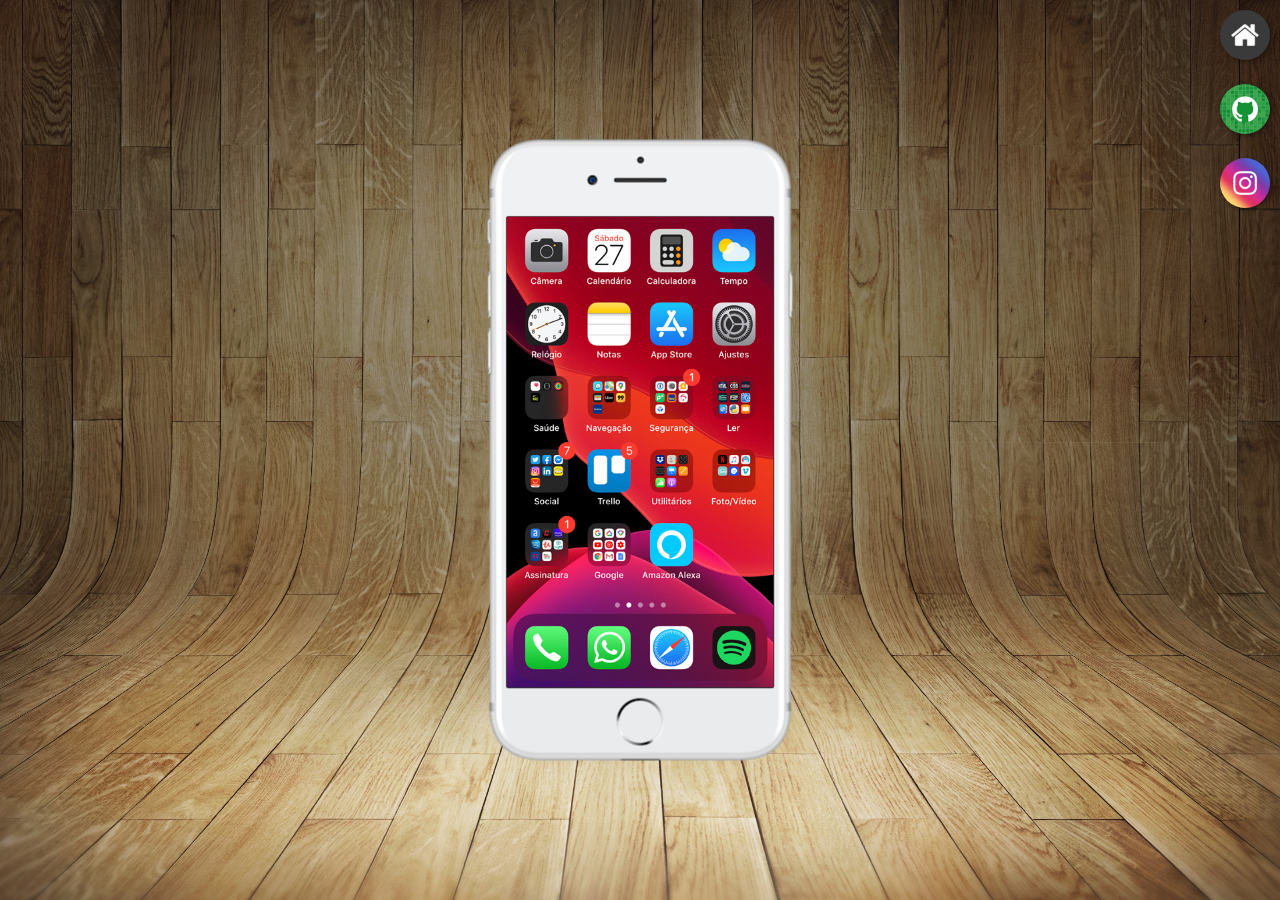
<file: index.html>
<!DOCTYPE html>
<html lang="pt-br">
<head>
    <meta charset="UTF-8">
    <meta name="viewport" content="width=device-width, initial-scale=1.0">
    <link rel="shortcut icon" href="favicon.ico" type="image/x-icon">
    <link rel="stylesheet" href="styles/style.css">
    <title>Projeto Redes Sociais</title>
</head>
<body>
    <main>
        <section id="telefone">
            <iframe src="home.html" name="tela" id="tela" frameborder="0">
                Seu navegador não é compatível com iframe
            </iframe>
        </section>
        <section id="redes-sociais">
            <a href="home.html" target="tela"><img src="imagens/logo-home.jpg" alt="Home"></a> <br>
            <a href="github.html" target="tela"><img src="imagens/logo-github.jpg" alt="GitHub"></a> <br>
            <a href="instagram.html" target="tela"><img src="imagens/logo-instagram.jpg" alt="instagram"></a>
        </section>
    </main>
</body>
</html>
</file>
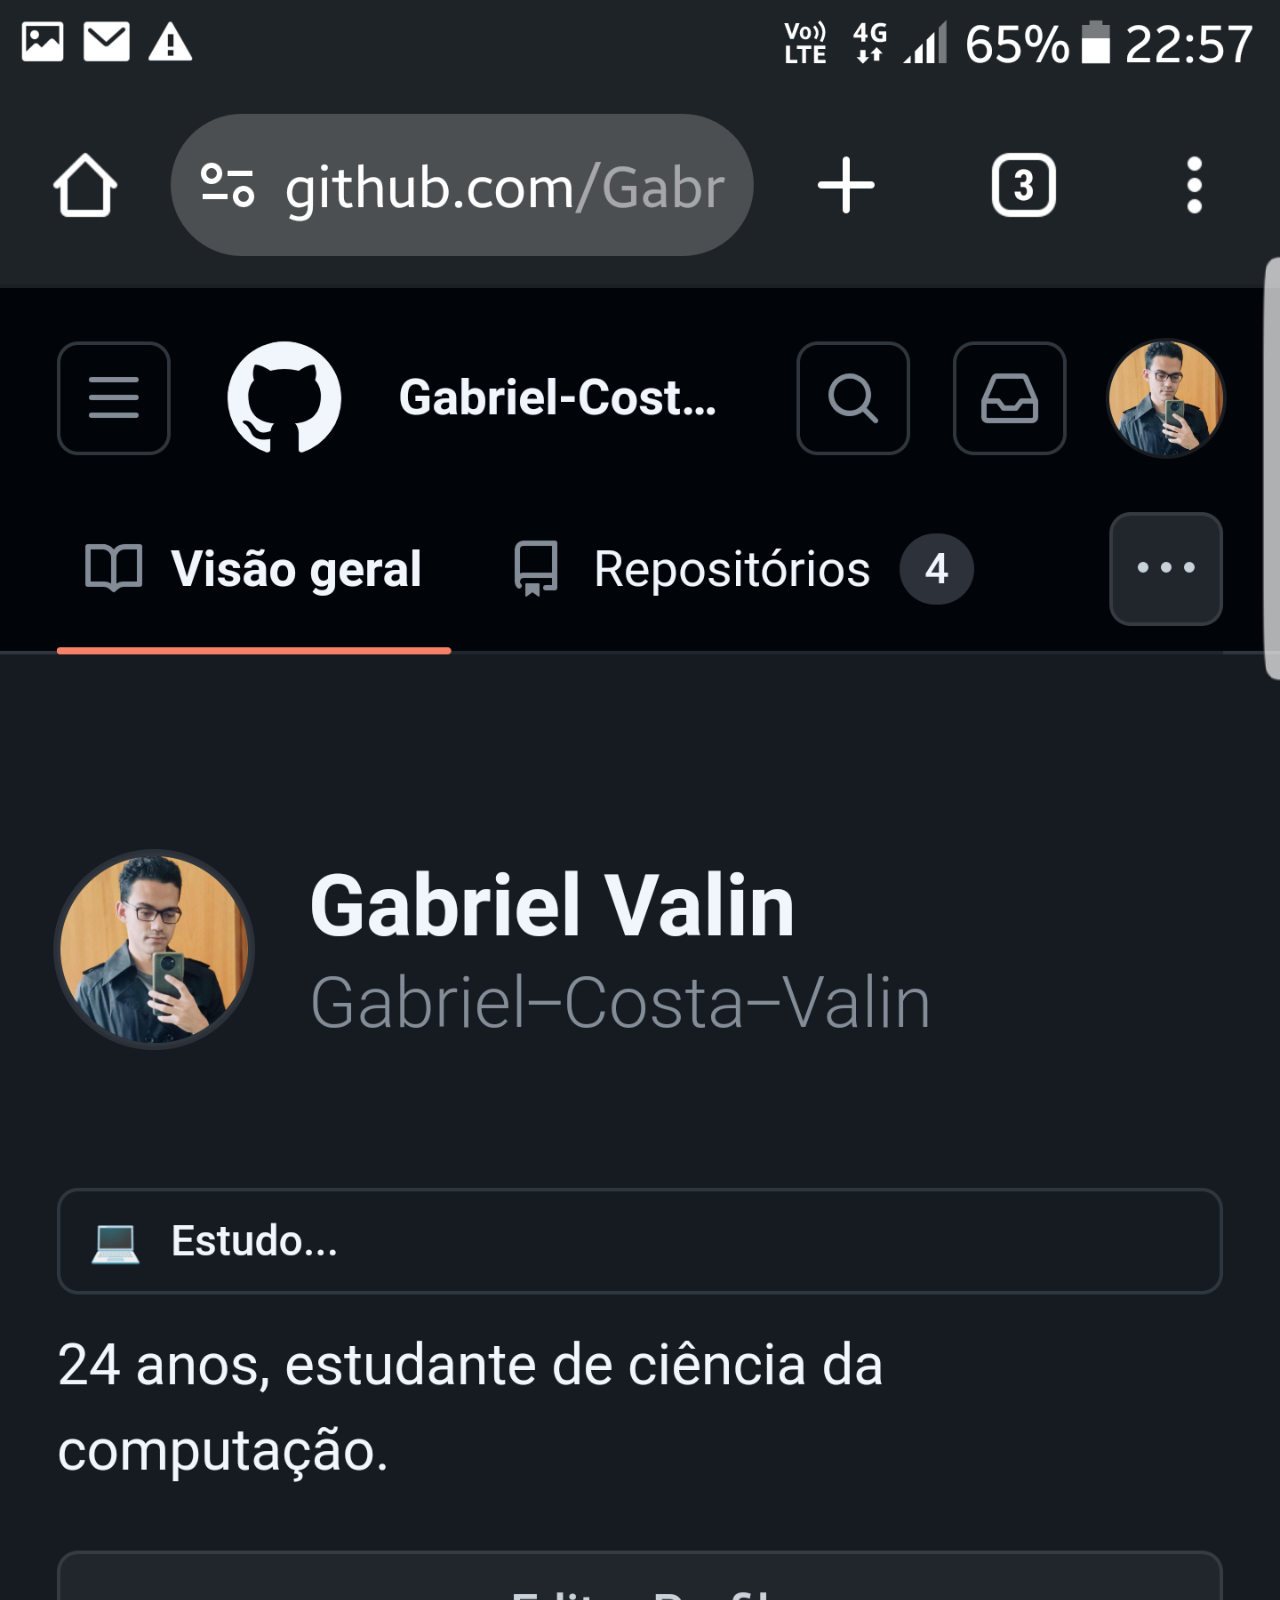
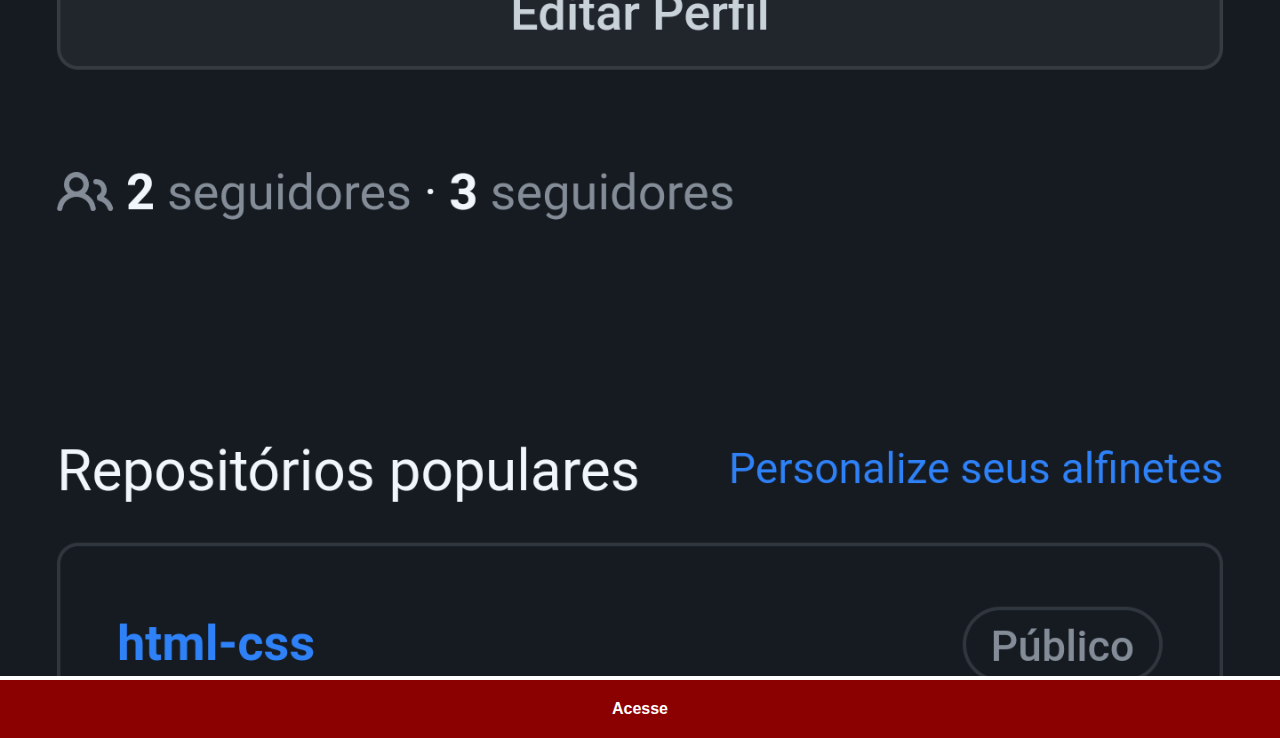
<file: github.html>
<!DOCTYPE html>
<html lang="pt-br">
<head>
    <meta charset="UTF-8">
    <meta name="viewport" content="width=device-width, initial-scale=1.0">
    <title>Github</title>
    <link rel="stylesheet" href="styles/social.css">
</head>
<body>
    <img src="imagens/tela-github.png" alt="GitHub">
    <a href="https://github.com/Gabriel-Costa-Valin" target="_blank">Acesse</a>
</body>
</html>
</file>
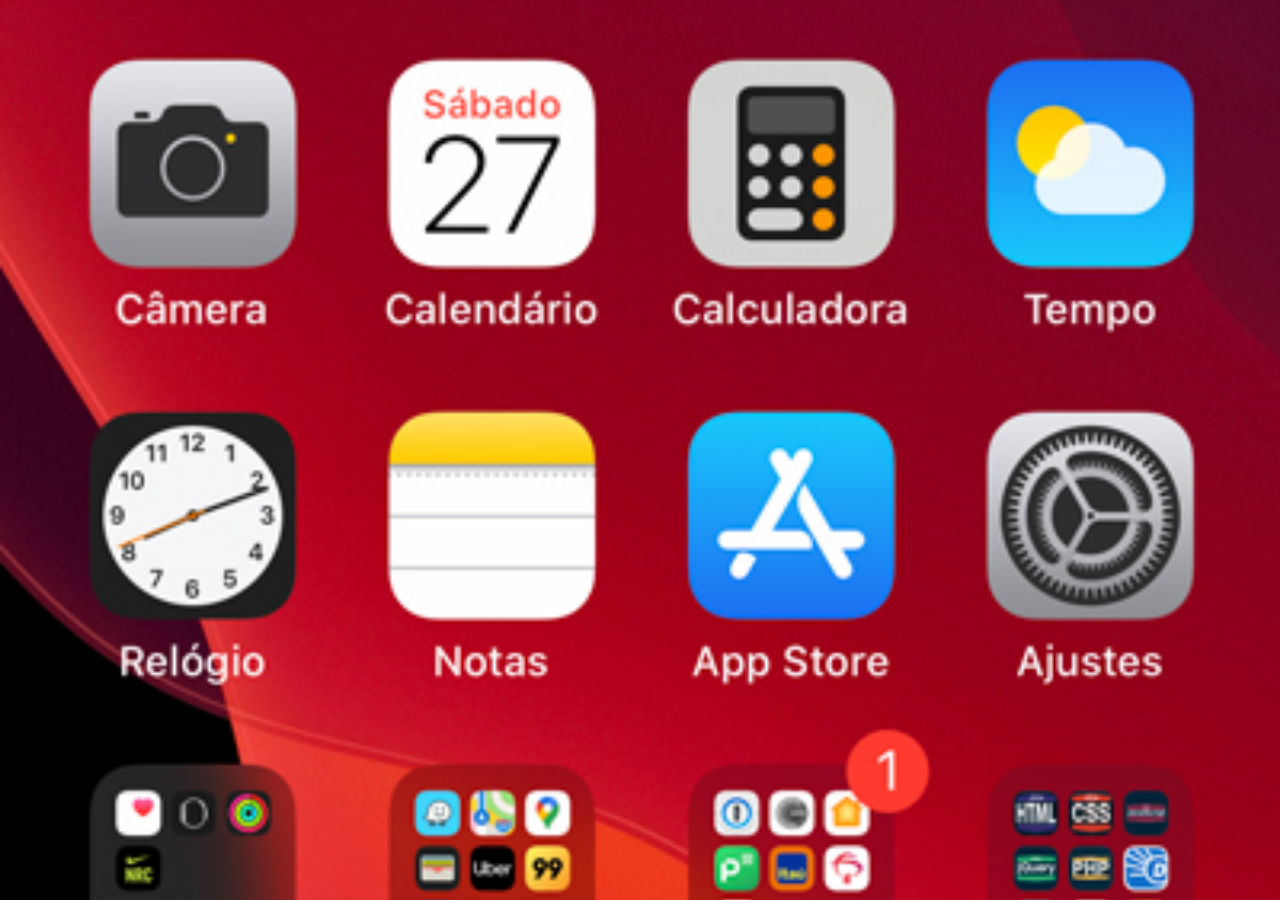
<file: home.html>
<!DOCTYPE html>
<html lang="pt-br">
<head>
    <meta charset="UTF-8">
    <meta name="viewport" content="width=device-width, initial-scale=1.0">
    <title>Home</title>
</head>
<style>
    * {
        margin: 0px;
        padding: 0px;
    }

    body {
        width: 100vw;
        height: 100vh;
        background: black url('imagens/tela-home.jpg') no-repeat top center;
        background-size: cover;
    }
</style>
<body>
    
</body>
</html>
</file>
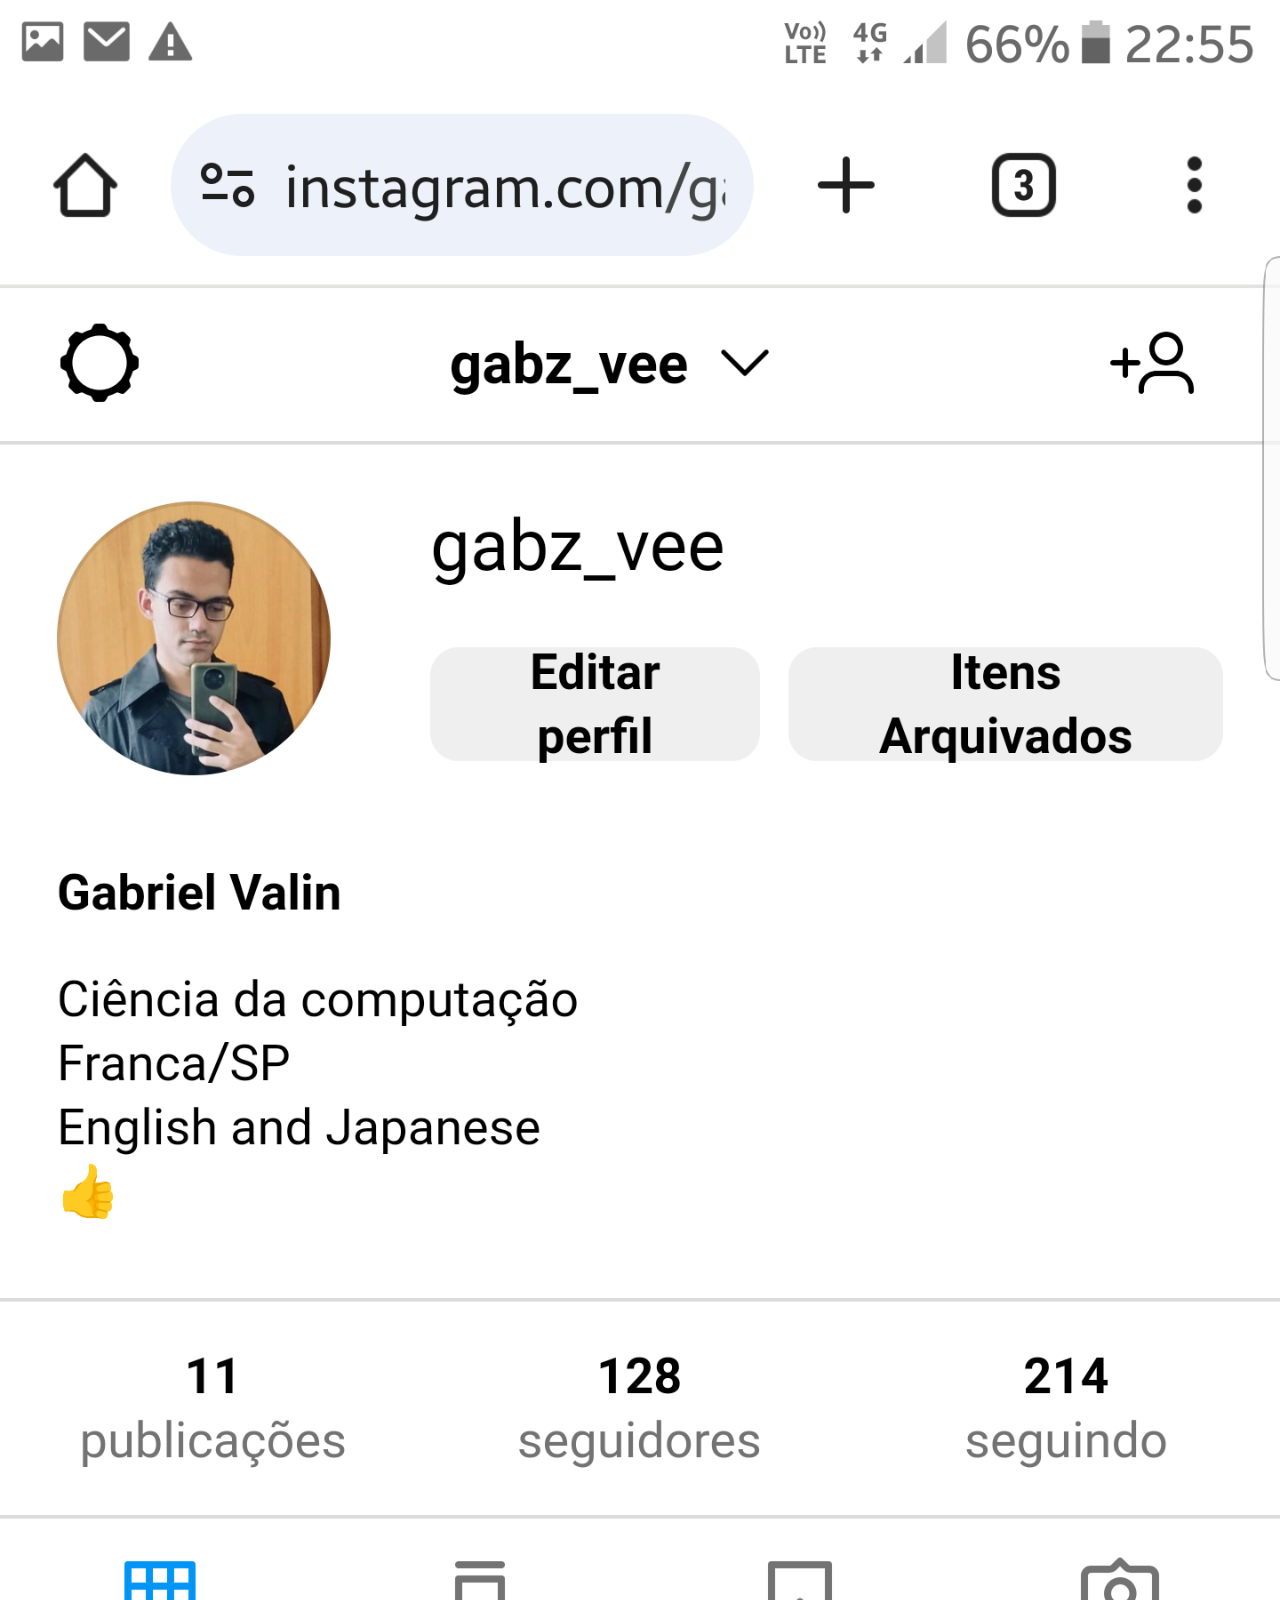
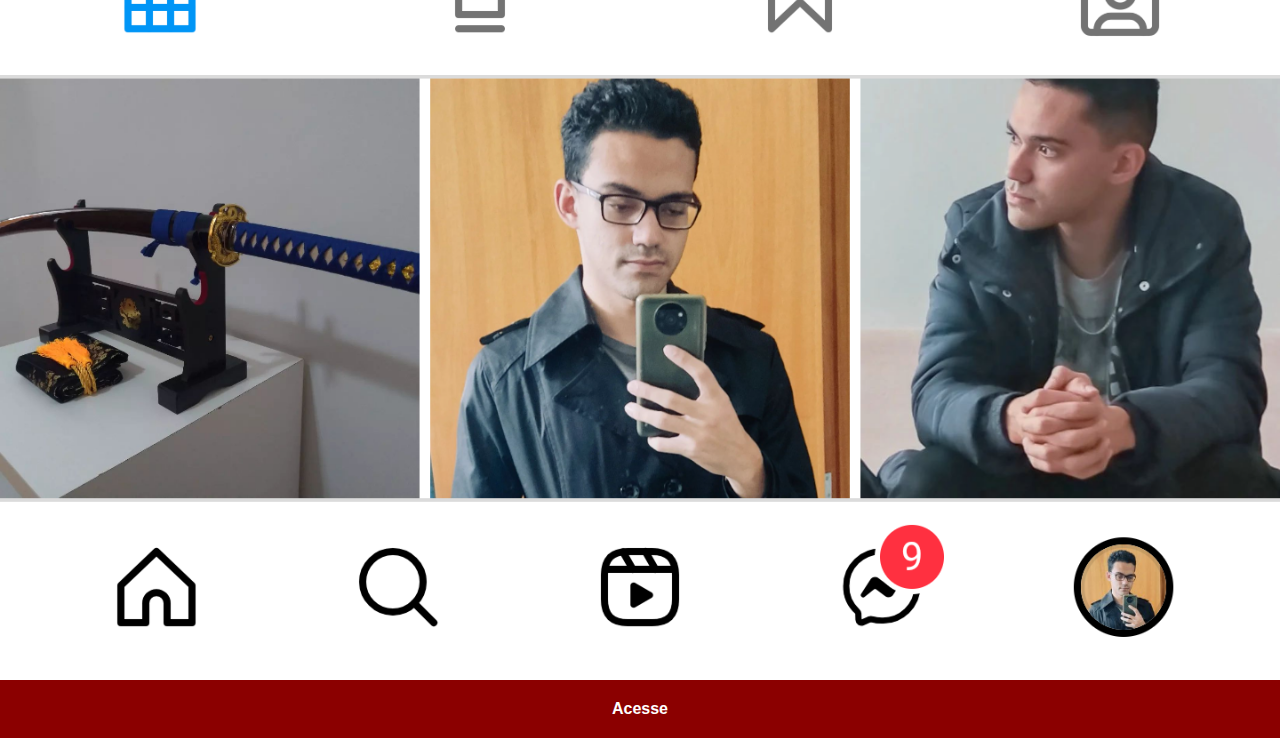
<file: instagram.html>
<!DOCTYPE html>
<html lang="pt-br">
<head>
    <meta charset="UTF-8">
    <meta name="viewport" content="width=device-width, initial-scale=1.0">
    <title>Instagram</title>
    <link rel="stylesheet" href="styles/social.css">
</head>
<body>
    <img src="imagens/tela-instagram.png" alt="Instagram">
    <a href="https://www.instagram.com/gabz_vee/" target="_blank">Acesse</a>
</body>
</html>
</file>
<file: styles/style.css>
@charset "UTF-8";

* {
    margin: 0px;
    padding: 0px;
    font-family: Arial, Helvetica, sans-serif;
}

html, body {
    height: 100vh;
    width: 100vw;
    background-color: black;

}

body {
    background: url('../imagens/fundo-madeira.jpg') no-repeat top center;
    background-size: cover;
    background-attachment: fixed;
}

main {
    height: 100vh;
    position: relative;
}

section#telefone {
    height: 627px;
    width: 311px;
    position: absolute;
    top: 50%;
    left: 50%;
    transform: translate(-50%, -50%);
    background: url('../imagens/frame-iphone.png') no-repeat;
}

iframe#tela {
    position: relative;
    top: 80px;
    left: 22px;
    width: 267px;
    height: 471px;
}

section#redes-sociais {
    text-align: right;
}

section#redes-sociais img {
    width: 50px;
    margin: 10px;
    border-radius: 50%;
    box-shadow: 2px 2px 5px rgba(0, 0, 0, 0.404);
    box-sizing: border-box;
}

section#redes-sociais img:hover {
    border: 2px solid rgba(255, 255, 255, 0.644);
    transform: translate(-3px, -3px);
    box-shadow: 5px 5px 10px rgba(0, 0, 0, 0.411);
    transition: transform .4s, border .7s;
}
</file>
<file: styles/social.css>
@charset 'UTF-8';

* {
    margin: 0px;
    padding: 0px;
    font-family: Arial, Helvetica, sans-serif;
}

::-webkit-scrollbar {
    width: 0px;
    height: 0px;
}

img {
    width: 100vw;
}

a {
    display: block;
    background: darkred;
    padding: 20px;
    text-align: center;
    font-weight: bolder;
    text-decoration: none;
    color: white;
}

a:hover {
    background-color: red;
}
</file>
